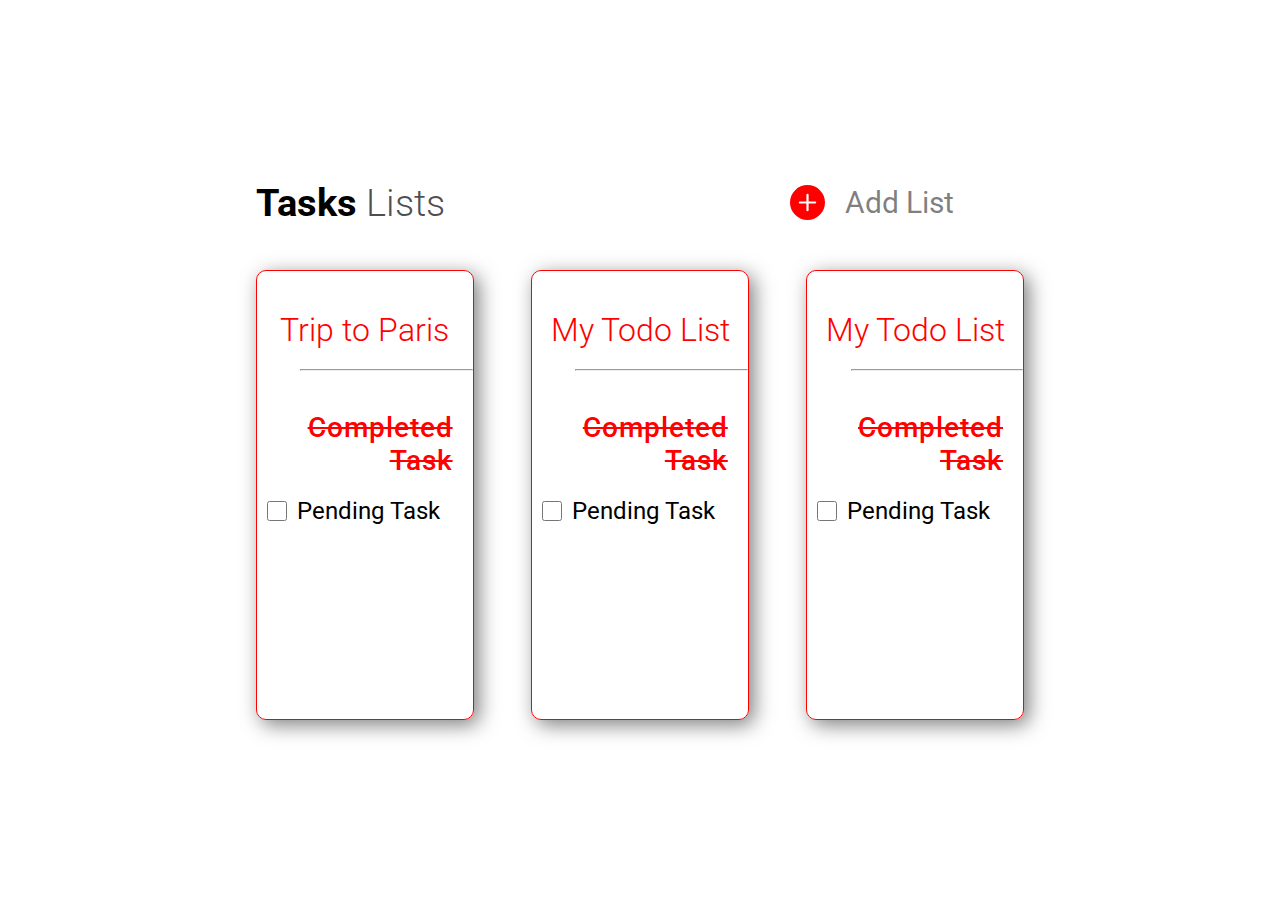
<file: index.html>
<!DOCTYPE html>
<html lang="en">

<head>
    <meta charset="UTF-8">
    <meta http-equiv="X-UA-Compatible" content="IE=edge">
    <meta name="viewport" content="width=device-width, initial-scale=1.0">
    <link rel="stylesheet" href="./index.css">
    <title>Todo-List</title>
</head>

<body>
    <div class="main-div">
        <div class="upper">
            <h1>Tasks<span> Lists</span></h1>
            <a href="#overlay">
                <div class="add-list"><svg xmlns="http://www.w3.org/2000/svg" width="35" height="35" fill="red"
                        class="bi bi-plus-circle-fill" viewBox="0 0 16 16">
                        <path
                            d="M16 8A8 8 0 1 1 0 8a8 8 0 0 1 16 0zM8.5 4.5a.5.5 0 0 0-1 0v3h-3a.5.5 0 0 0 0 1h3v3a.5.5 0 0 0 1 0v-3h3a.5.5 0 0 0 0-1h-3v-3z" />
                    </svg>
                    <p>Add List</p>
                </div>
            </a>
        </div>
        <div class="lower">
            <a href="./list.html">
                <div class="card">
                    <h1>Trip to Paris</h1>
                    <hr>
                    <h2 class="completed-task">Completed Task</h2>
                    <span><input type="checkbox" id="check-task"><label for="check-task">Pending Task</label></span>
                </div>
            </a>
            <div class="card">
                <h1>My Todo List</h1>
                <hr>
                <h2 class="completed-task">Completed Task</h2>
                <span><input type="checkbox" id="check-task1"><label for="check-task1">Pending Task</label></span>
            </div></a>
            <div class="card">
                <h1>My Todo List</h1>
                <hr>
                <h2 class="completed-task">Completed Task</h2>
                <span><input type="checkbox" id="check-task2"><label for="check-task2">Pending Task</label></span>
            </div>

        </div>
    </div>
    <div class="overlay" id="overlay">
        <div class="popup">
            <div class="new-list">
                <h2>Add New List</h2>
            </div>
            <div class="input"><input type="text"></div>
            <div class="add-btn"><a href="
    #"><button>ADD</button></a></div>
        </div>
    </div>
</body>

</html>
</file>
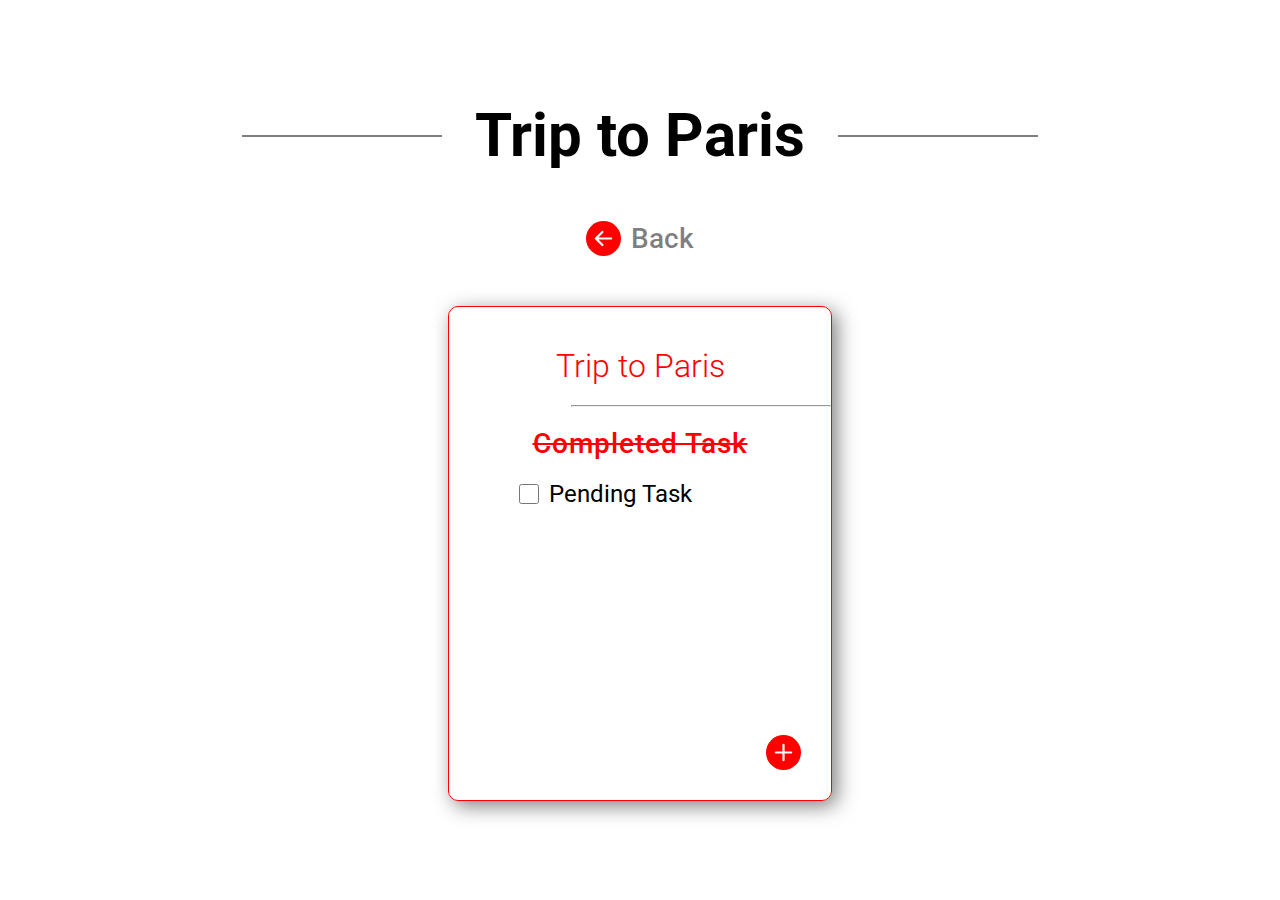
<file: list.html>
<!DOCTYPE html>
<html lang="en">

<head>
    <meta charset="UTF-8">
    <meta http-equiv="X-UA-Compatible" content="IE=edge">
    <meta name="viewport" content="width=device-width, initial-scale=1.0">
    <link rel="stylesheet" href="./list.css">
    <title>List</title>
</head>

<body>
    <div class="main-div">
        <div class="upper">
            <h1>Trip to Paris</h1>
        </div>
        <div class="lower">
            <a href="./index.html">
                <div class="back"><svg xmlns="http://www.w3.org/2000/svg" width="35" height="35" fill="red"
                        class="bi bi-arrow-left-circle-fill" viewBox="0 0 16 16">
                        <path
                            d="M8 0a8 8 0 1 0 0 16A8 8 0 0 0 8 0zm3.5 7.5a.5.5 0 0 1 0 1H5.707l2.147 2.146a.5.5 0 0 1-.708.708l-3-3a.5.5 0 0 1 0-.708l3-3a.5.5 0 1 1 .708.708L5.707 7.5H11.5z" />
                    </svg>
                    <p>Back</p>
                </div>
            </a>
            <div class="card">
                <h1>Trip to Paris</h1>
                <hr>
                <h2 class="completed-task">Completed Task</h2>
                <span><input type="checkbox" id="check-task"><label for="check-task">Pending Task</label></span>
                <a href="#overlay"><svg xmlns="http://www.w3.org/2000/svg" width="35" height="35" fill="red"
                        class="bi bi-plus-circle-fill" viewBox="0 0 16 16">
                        <path
                            d="M16 8A8 8 0 1 1 0 8a8 8 0 0 1 16 0zM8.5 4.5a.5.5 0 0 0-1 0v3h-3a.5.5 0 0 0 0 1h3v3a.5.5 0 0 0 1 0v-3h3a.5.5 0 0 0 0-1h-3v-3z" />
                    </svg></a>
            </div>
        </div>
    </div>
    <div class="overlay" id="overlay">
        <div class="popup">
            <div class="new-list">
                <h2>Add New Item</h2>
            </div>
            <div class="input"><input type="text"></div>
            <div class="add-btn"><a href="
    #"><button>ADD</button></a></div>
        </div>
    </div>
</body>

</html>
</file>
<file: index.css>
@import url("https://fonts.googleapis.com/css2?family=Roboto:wght@100;300;400;500;700&display=swap");

* {
  margin: 0;
  padding: 0;
  box-sizing: border-box;
  font-family: "Roboto", sans-serif;
}

body {
  position: relative;
  min-height: 100vh;
  display: flex;
  justify-content: center;
  align-items: center;
}

.main-div {
  height: 70vh;
  width: 60vw;
}

.upper {
  height: 15vh;
  display: flex;
  justify-content: space-between;
  align-items: center;
  margin-right: 70px;
}

.upper a {
  text-decoration: none;
}

.upper h1 {
  font-weight: 700;
  font-size: 38px;
}

.upper span:nth-child(2) {
  color: rgba(0, 0, 0, 0.5);
  font-size: 30px;
}

.upper span:nth-child(1) {
  font-weight: 300;
  color: rgba(0, 0, 0, 0.7);
}

.upper button {
  border: none;
  background: transparent;
  color: rgba(0, 0, 0, 0.5);
}

.upper .add-list {
  font-size: 30px;
  display: flex;
  justify-content: center;
  align-items: center;
}

.upper .add-list p {
  color: rgba(0, 0, 0, 0.5);
}

.add-list svg {
  margin-right: 20px;
}

.lower {
  display: flex;
  justify-content: space-between;
}

.lower a {
  text-decoration: none;
  cursor: pointer;
}

.lower a:visited hr {
  color: rgba(255, 255, 255, 0);
}

.card {
  height: 50vh;
  width: 17vw;
  border: 1px solid red;
  border-radius: 10px;
  box-shadow: 5px 5px 20px rgba(0, 0, 0, 0.5);
  transition: transform 0.5s ease;
}

.card h1 {
  color: red;
  text-align: center;
  margin: 40px 0px 20px 0px;
  font-weight: 300;
}

.completed-task {
  color: red;
  text-decoration-line: line-through;
  margin: 40px 20px 20px 0px;
  text-align: end;
  letter-spacing: 1px;
  font-weight: 500;
  font-size: 28px;
}

.card hr {
  margin-left: 20%;
}

.card span input {
  margin: 0px 10px;
  height: 20px;
  width: 20px;
  outline: none;
}

.card span {
  display: flex;
  align-items: center;
}

.card span label {
  font-size: 24px;
  color: #000;
}

.overlay {
  position: absolute;
  height: 100vh;
  width: 100vw;
  top: 0;
  right: 0;
  left: 0;
  bottom: 0;
  background: rgba(255, 255, 255, 0.7);
  backdrop-filter: blur(2px);
  display: flex;
  justify-content: center;
  align-items: center;
  display: none;
}

.overlay:target {
  display: flex;
}

.popup {
  height: 300px;
  width: 450px;
  border: 1px solid red;
  border-radius: 8px;
  background: #fff;
  box-shadow: 5px 5px 20px rgba(0, 0, 0, 0.5);
  display: flex;
  justify-content: center;
  align-items: center;
  flex-direction: column;
}

.popup .new-list {
  color: red;
}

.popup .input {
  width: 80%;
}

.popup .input input {
  padding: 15px 10px;
  border: 1px solid red;
  width: 100%;
  border-radius: 8px;
  box-shadow: 2px 2px 5px rgba(0, 0, 0, 0.5);
  margin: 30px 0px;
  outline: none;
}

.popup button {
  background: red;
  padding: 10px 40px;
  border-radius: 25px;
  border: none;
  outline: none;
  color: #fff;
  font-size: 20px;
  cursor: pointer;
}
</file>
<file: list.css>
@import url("https://fonts.googleapis.com/css2?family=Roboto:wght@100;300;400;500;700&display=swap");

* {
  margin: 0;
  padding: 0;
  box-sizing: border-box;
  font-family: "Roboto", sans-serif;
}

body {
  min-height: 100vh;
  display: flex;
  justify-content: center;
  align-items: center;
}

.main-div {
  height: 100vh;
  width: 60vw;
  display: flex;
  justify-content: center;
  align-items: center;
  flex-direction: column;
}

.upper h1 {
  text-align: center;
  position: relative;
  font-size: 60px;
}

.upper h1::before {
  position: absolute;
  content: "";
  height: 2px;
  width: 200px;
  background: rgba(0, 0, 0, 0.5);
  top: 50%;
  right: 110%;
}

.upper h1::after {
  position: absolute;
  content: "";
  height: 2px;
  width: 200px;
  background: rgba(0, 0, 0, 0.5);
  top: 50%;
  left: 110%;
}

.lower {
  text-align: center;
}

.lower a {
  text-decoration: none;
}

.lower svg:nth-last-child(2) {
  margin-right: 10px;
}

.lower svg:nth-last-child(1) {
  position: absolute;
  bottom: 30px;
  right: 30px;
}

.lower .back {
  font-size: 28px;
  color: rgba(0, 0, 0, 0.5);
  font-weight: 500;
  display: flex;
  align-items: center;
  justify-content: center;
  margin: 50px;
}

.lower button {
  border: none;
  background: none;
  display: flex;
  justify-content: center;
  align-items: center;
  font-size: 24px;
  color: rgba(0, 0, 0, 0.5);
  cursor: pointer;
}

.lower span:nth-child(1) {
  background: red;
  border-radius: 50%;
  color: #fff;
  margin-right: 15px;
  height: 35px;
  width: 35px;
}

.card {
  position: relative;
  height: 55vh;
  width: 30vw;
  border: 1px solid red;
  border-radius: 10px;
  box-shadow: 5px 5px 20px rgba(0, 0, 0, 0.5);
  transition: transform 0.5s ease;
  margin: auto;
}

.card hr {
  margin-left: 32%;
}

.completed-task {
  color: red;
  text-decoration-line: line-through;
  letter-spacing: 1px;
  font-weight: 500;
  font-size: 28px;
  margin: 20px 0px;
}

.card h1 {
  color: red;
  text-align: center;
  margin: 40px 0px 20px 0px;
  font-weight: 300;
}

.card span input {
  margin: 0px 10px;
  height: 20px;
  width: 20px;
  outline: none;
}

.card span {
  display: flex;
  justify-content: center;
  align-items: center;
  margin-left: -80px;
}

.card span label {
  font-size: 24px;
}

.overlay {
  position: absolute;
  height: 100vh;
  width: 100vw;
  top: 0;
  right: 0;
  left: 0;
  bottom: 0;
  background: rgba(255, 255, 255, 0.7);
  backdrop-filter: blur(2px);
  display: flex;
  justify-content: center;
  align-items: center;
  display: none;
}

.overlay:target {
  display: flex;
}

.popup {
  height: 300px;
  width: 450px;
  border: 1px solid red;
  border-radius: 8px;
  background: #fff;
  box-shadow: 5px 5px 20px rgba(0, 0, 0, 0.5);
  display: flex;
  justify-content: center;
  align-items: center;
  flex-direction: column;
}

.popup .new-list {
  color: red;
}

.popup .input {
  width: 80%;
}

.popup .input input {
  padding: 15px 10px;
  border: 1px solid red;
  width: 100%;
  border-radius: 8px;
  box-shadow: 2px 2px 5px rgba(0, 0, 0, 0.5);
  margin: 30px 0px;
  outline: none;
}

.popup button {
  background: red;
  padding: 10px 40px;
  border-radius: 25px;
  border: none;
  outline: none;
  color: #fff;
  font-size: 20px;
  cursor: pointer;
}
</file>
